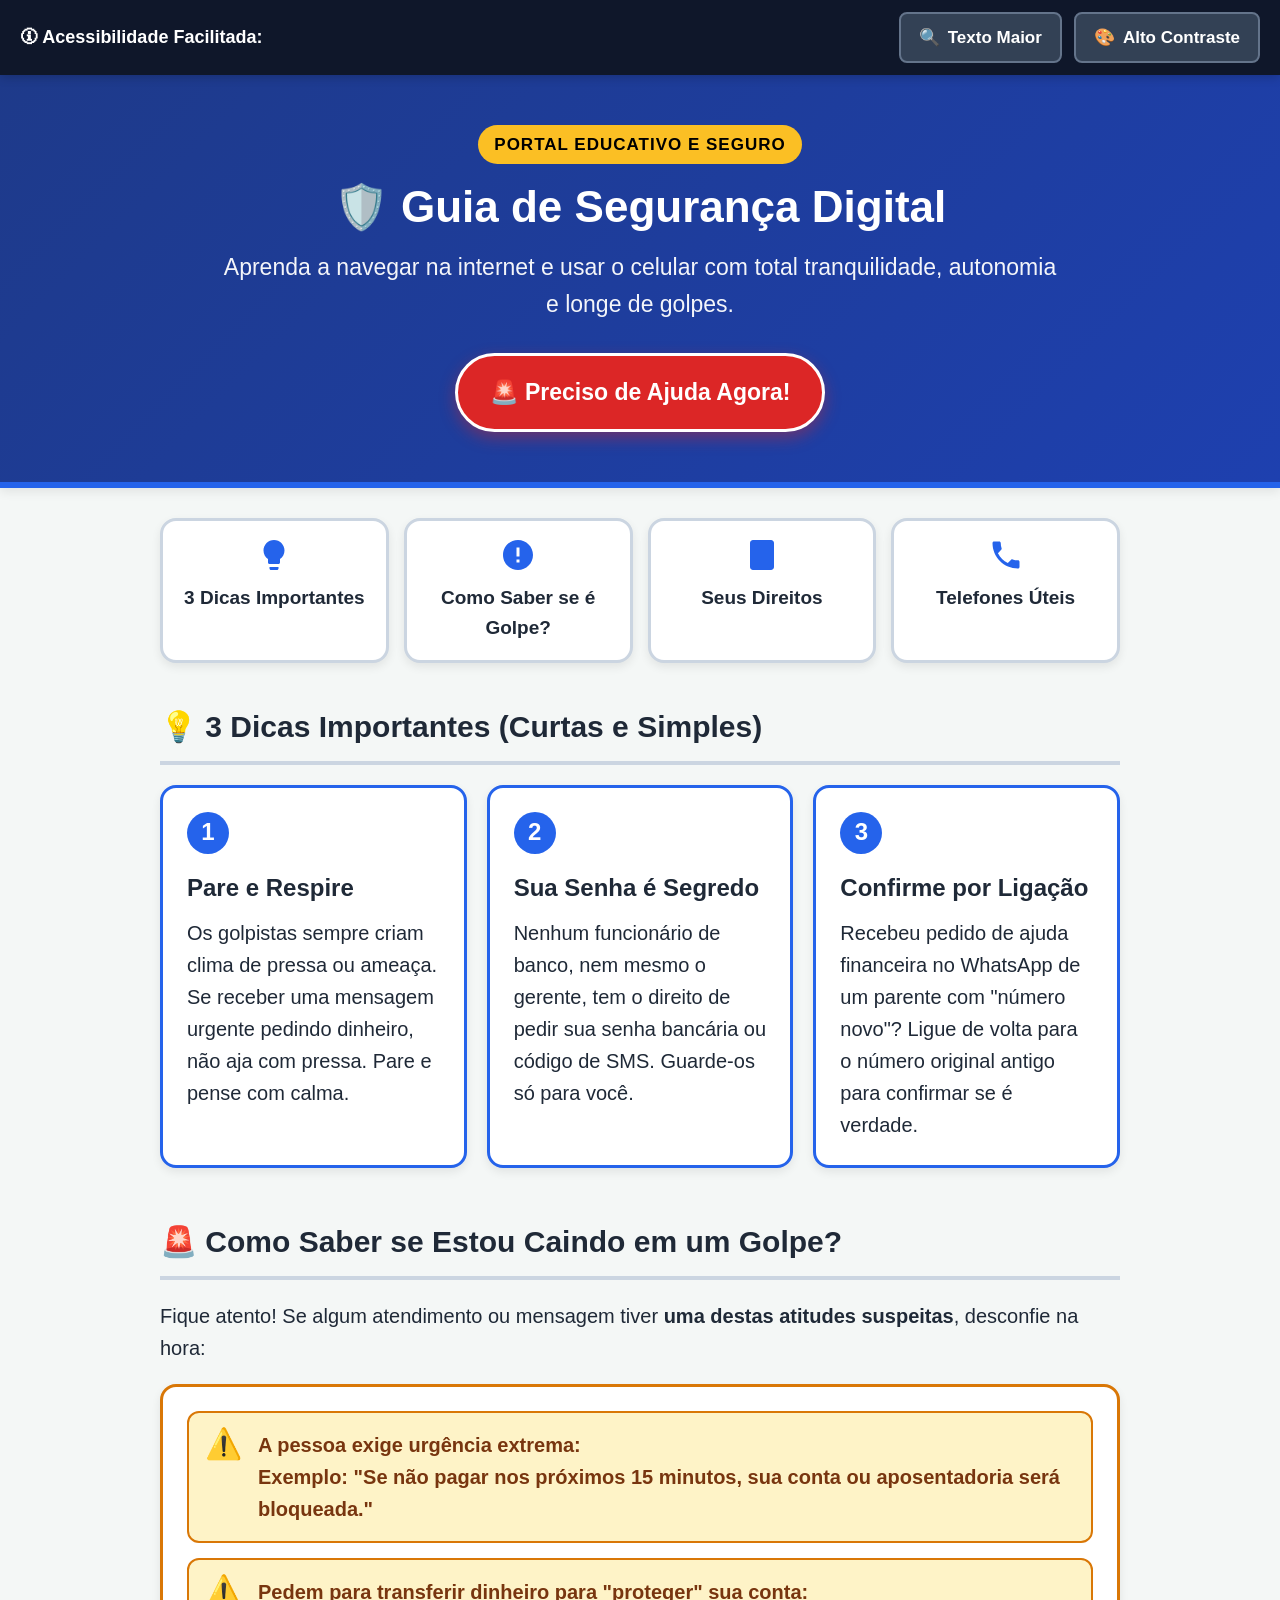
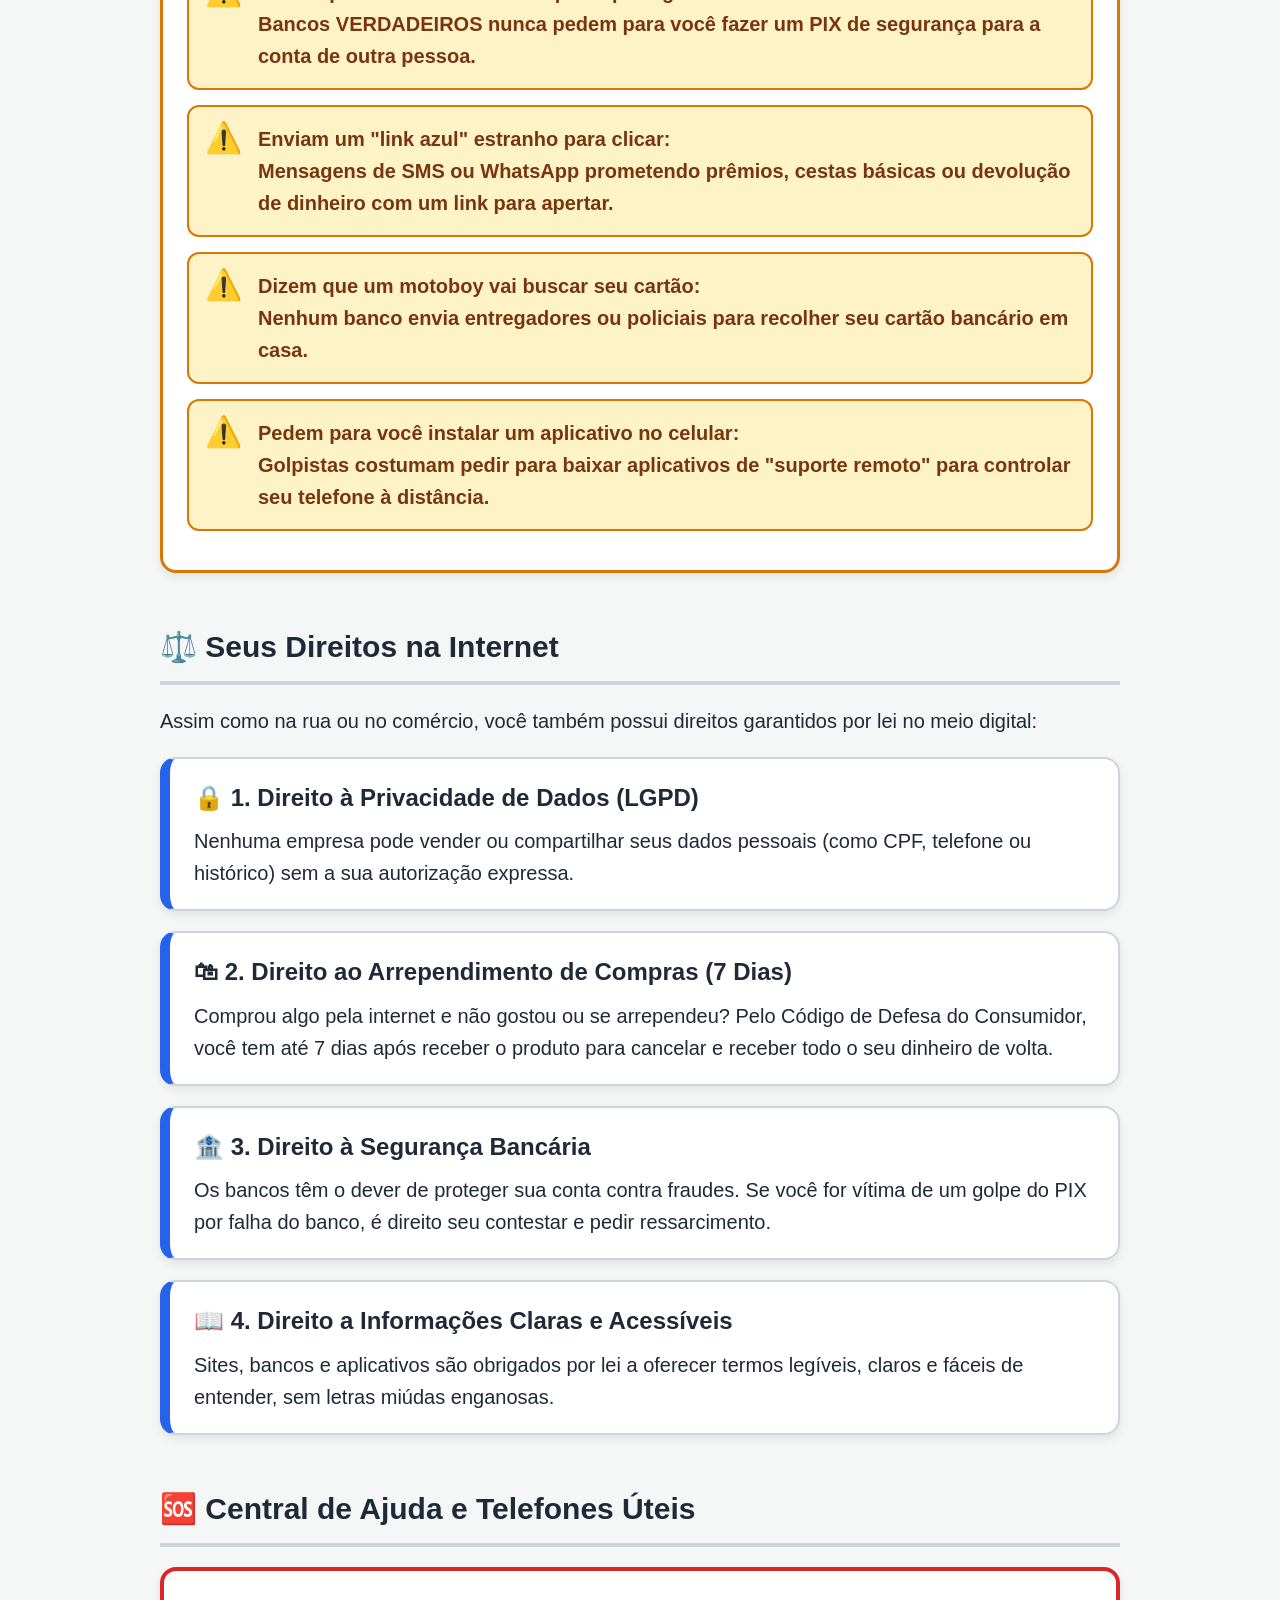
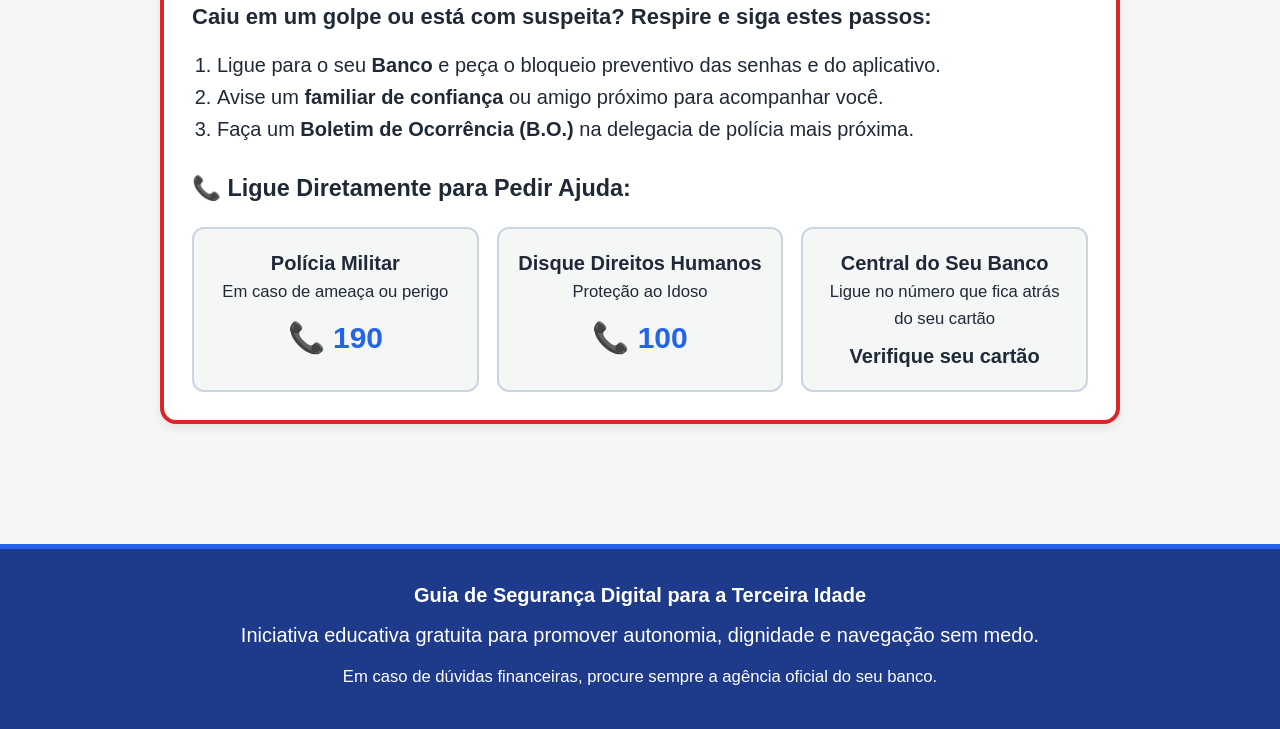
<file: index.html>
<!DOCTYPE html>
<html lang="pt-BR">
<head>
  <meta charset="UTF-8">
  <meta name="viewport" content="width=device-width, initial-scale=1.0">
  <title>Guia de Segurança Digital para a Terceira Idade</title>

  <!-- Ligação com o arquivo CSS externo -->
  <link rel="stylesheet" href="style.css">
</head>
<body>

  <!-- Inputs para alternar modos via CSS -->
  <input type="checkbox" id="toggle-contrast" class="accessibility-checkbox" aria-label="Alternar Alto Contraste">
  <input type="checkbox" id="toggle-font" class="accessibility-checkbox" aria-label="Alternar Tamanho do Texto">

  <div class="app-container">

    <nav class="accessibility-bar" aria-label="Ferramentas de Acessibilidade">
      <p>🛈 Acessibilidade Facilitada:</p>
      <div class="controls-group">
        <label for="toggle-font" class="btn-access btn-font" tabindex="0">
          <span>🔍</span> Texto Maior
        </label>
        <label for="toggle-contrast" class="btn-access btn-contrast" tabindex="0">
          <span>🎨</span> Alto Contraste
        </label>
      </div>
    </nav>

    <!-- 1. Banner de Início -->
    <header class="hero-banner" id="inicio">
      <div class="hero-content">
        <span class="hero-badge">Portal Educativo e Seguro</span>
        <h1>🛡️ Guia de Segurança Digital</h1>
        <p>Aprenda a navegar na internet e usar o celular com total tranquilidade, autonomia e longe de golpes.</p>
        
        <!-- Botão de Ajuda Funcional -->
        <a href="#emergencia" class="btn-help-hero" id="btn-socorro" onclick="ativarAlertaAjuda()">
          🚨 Preciso de Ajuda Agora!
        </a>
      </div>
    </header>

    <main>

      <!-- Menu de Atalhos Rápidos -->
      <nav class="quick-nav" aria-label="Menu de Atalhos">
        <a href="#dicas-curtas" class="nav-card">
          <svg viewBox="0 0 24 24"><path d="M9 21c0 .55.45 1 1 1h4c.55 0 1-.45 1-1v-1H9v1zm3-19C8.14 2 5 5.14 5 9c0 2.38 1.19 4.47 3 5.74V17c0 .55.45 1 1 1h6c.55 0 1-.45 1-1v-2.26c1.81-1.27 3-3.36 3-5.74 0-3.86-3.14-7-7-7z"/></svg>
          3 Dicas Importantes
        </a>
        <a href="#como-saber-golpe" class="nav-card">
          <svg viewBox="0 0 24 24"><path d="M12 2C6.48 2 2 6.48 2 12s4.48 10 10 10 10-4.48 10-10S17.52 2 12 2zm1 15h-2v-2h2v2zm0-4h-2V7h2v6z"/></svg>
          Como Saber se é Golpe?
        </a>
        <a href="#direitos-internet" class="nav-card">
          <svg viewBox="0 0 24 24"><path d="M18 2H6c-1.1 0-2 .9-2 2v16c0 1.1.9 2 2 2h12c1.1 0 2-.9 2-2V4c0-1.1-.9-2-2-2zm-2 5h-4v2h4V7zm0 4h-4v2h4v-2zm-6-4H8v2h2V7zm0 4H8v2h2v-2z"/></svg>
          Seus Direitos
        </a>
        <a href="#emergencia" class="nav-card">
          <svg viewBox="0 0 24 24"><path d="M20 15.5c-1.25 0-2.45-.2-3.57-.57-.35-.11-.74-.03-1.02.24l-2.2 2.2c-2.83-1.44-5.15-3.75-6.59-6.59l2.2-2.21c.28-.26.36-.65.25-1C8.7 6.45 8.5 5.25 8.5 4c0-.55-.45-1-1-1H4c-.55 0-1 .45-1 1 0 9.39 7.61 17 17 17 .55 0 1-.45 1-1v-3.5c0-.55-.45-1-1-1z"/></svg>
          Telefones Úteis
        </a>
      </nav>

      <!-- 2. Seção: 3 Dicas Importantes -->
      <section id="dicas-curtas" class="content-block">
        <h2 class="section-title">💡 3 Dicas Importantes (Curtas e Simples)</h2>
        
        <div class="tips-grid">
          <article class="tip-card">
            <div class="tip-number">1</div>
            <h3>Pare e Respire</h3>
            <p>Os golpistas sempre criam clima de pressa ou ameaça. Se receber uma mensagem urgente pedindo dinheiro, não aja com pressa. Pare e pense com calma.</p>
          </article>

          <article class="tip-card">
            <div class="tip-number">2</div>
            <h3>Sua Senha é Segredo</h3>
            <p>Nenhum funcionário de banco, nem mesmo o gerente, tem o direito de pedir sua senha bancária ou código de SMS. Guarde-os só para você.</p>
          </article>

          <article class="tip-card">
            <div class="tip-number">3</div>
            <h3>Confirme por Ligação</h3>
            <p>Recebeu pedido de ajuda financeira no WhatsApp de um parente com "número novo"? Ligue de volta para o número original antigo para confirmar se é verdade.</p>
          </article>
        </div>
      </section>

      <!-- 4. Seção: Como saber se estou caindo em um golpe? -->
      <section id="como-saber-golpe" class="content-block">
        <h2 class="section-title">🚨 Como Saber se Estou Caindo em um Golpe?</h2>
        <p style="margin-bottom: 20px;">Fique atento! Se algum atendimento ou mensagem tiver <strong>uma destas atitudes suspeitas</strong>, desconfie na hora:</p>

        <div class="suspicious-box">
          <div class="checklist-item">
            <span class="checklist-icon">⚠️</span>
            <div>
              <strong>A pessoa exige urgência extrema:</strong>
              <p>Exemplo: "Se não pagar nos próximos 15 minutos, sua conta ou aposentadoria será bloqueada."</p>
            </div>
          </div>

          <div class="checklist-item">
            <span class="checklist-icon">⚠️</span>
            <div>
              <strong>Pedem para transferir dinheiro para "proteger" sua conta:</strong>
              <p>Bancos VERDADEIROS nunca pedem para você fazer um PIX de segurança para a conta de outra pessoa.</p>
            </div>
          </div>

          <div class="checklist-item">
            <span class="checklist-icon">⚠️</span>
            <div>
              <strong>Enviam um "link azul" estranho para clicar:</strong>
              <p>Mensagens de SMS ou WhatsApp prometendo prêmios, cestas básicas ou devolução de dinheiro com um link para apertar.</p>
            </div>
          </div>

          <div class="checklist-item">
            <span class="checklist-icon">⚠️</span>
            <div>
              <strong>Dizem que um motoboy vai buscar seu cartão:</strong>
              <p>Nenhum banco envia entregadores ou policiais para recolher seu cartão bancário em casa.</p>
            </div>
          </div>

          <div class="checklist-item">
            <span class="checklist-icon">⚠️</span>
            <div>
              <strong>Pedem para você instalar um aplicativo no celular:</strong>
              <p>Golpistas costumam pedir para baixar aplicativos de "suporte remoto" para controlar seu telefone à distância.</p>
            </div>
          </div>
        </div>
      </section>

      <!-- 3. Seção: Direitos na Internet -->
      <section id="direitos-internet" class="content-block">
        <h2 class="section-title">⚖️ Seus Direitos na Internet</h2>
        <p style="margin-bottom: 20px;">Assim como na rua ou no comércio, você também possui direitos garantidos por lei no meio digital:</p>

        <div class="rights-list">
          <article class="right-item">
            <h3>🔒 1. Direito à Privacidade de Dados (LGPD)</h3>
            <p>Nenhuma empresa pode vender ou compartilhar seus dados pessoais (como CPF, telefone ou histórico) sem a sua autorização expressa.</p>
          </article>

          <article class="right-item">
            <h3>🛍 2. Direito ao Arrependimento de Compras (7 Dias)</h3>
            <p>Comprou algo pela internet e não gostou ou se arrependeu? Pelo Código de Defesa do Consumidor, você tem até 7 dias após receber o produto para cancelar e receber todo o seu dinheiro de volta.</p>
          </article>

          <article class="right-item">
            <h3>🏦 3. Direito à Segurança Bancária</h3>
            <p>Os bancos têm o dever de proteger sua conta contra fraudes. Se você for vítima de um golpe do PIX por falha do banco, é direito seu contestar e pedir ressarcimento.</p>
          </article>

          <article class="right-item">
            <h3>📖 4. Direito a Informações Claras e Acessíveis</h3>
            <p>Sites, bancos e aplicativos são obrigados por lei a oferecer termos legíveis, claros e fáceis de entender, sem letras miúdas enganosas.</p>
          </article>
        </div>
      </section>

      <!-- Central de Ajuda e Telefones -->
      <section id="emergencia" class="content-block">
        <h2 class="section-title">🆘 Central de Ajuda e Telefones Úteis</h2>

        <div class="emergency-box" id="caixa-emergencia">
          <p style="font-size: 1.1em; margin-bottom: 15px;"><strong>Caiu em um golpe ou está com suspeita? Respire e siga estes passos:</strong></p>
          
          <ol style="margin-left: 25px; margin-bottom: 25px;">
            <li>Ligue para o seu <strong>Banco</strong> e peça o bloqueio preventivo das senhas e do aplicativo.</li>
            <li>Avise um <strong>familiar de confiança</strong> ou amigo próximo para acompanhar você.</li>
            <li>Faça um <strong>Boletim de Ocorrência (B.O.)</strong> na delegacia de polícia mais próxima.</li>
          </ol>

          <h3>📞 Ligue Diretamente para Pedir Ajuda:</h3>
          
          <div class="phone-list">
            <div class="phone-item">
              <strong>Polícia Militar</strong>
              <small style="display:block;">Em caso de ameaça ou perigo</small>
              <a href="tel:190" class="phone-number">📞 190</a>
            </div>

            <div class="phone-item">
              <strong>Disque Direitos Humanos</strong>
              <small style="display:block;">Proteção ao Idoso</small>
              <a href="tel:100" class="phone-number">📞 100</a>
            </div>

            <div class="phone-item">
              <strong>Central do Seu Banco</strong>
              <small style="display:block;">Ligue no número que fica atrás do seu cartão</small>
              <span class="phone-number" style="font-size: 1em; color: var(--text-main);">Verifique seu cartão</span>
            </div>
          </div>
        </div>
      </section>

    </main>

    <footer>
      <p><strong>Guia de Segurança Digital para a Terceira Idade</strong></p>
      <p>Iniciativa educativa gratuita para promover autonomia, dignidade e navegação sem medo.</p>
      <p><small>Em caso de dúvidas financeiras, procure sempre a agência oficial do seu banco.</small></p>
    </footer>

  </div>

  <!-- JavaScript no final do body -->
  <script>
    function ativarAlertaAjuda() {
      const caixa = document.getElementById('caixa-emergencia');
      if (caixa) {
        caixa.classList.add('highlight-pulse');
        setTimeout(() => {
          caixa.classList.remove('highlight-pulse');
        }, 4500);
      }
    }
  </script>

</body>
</html>
</file>
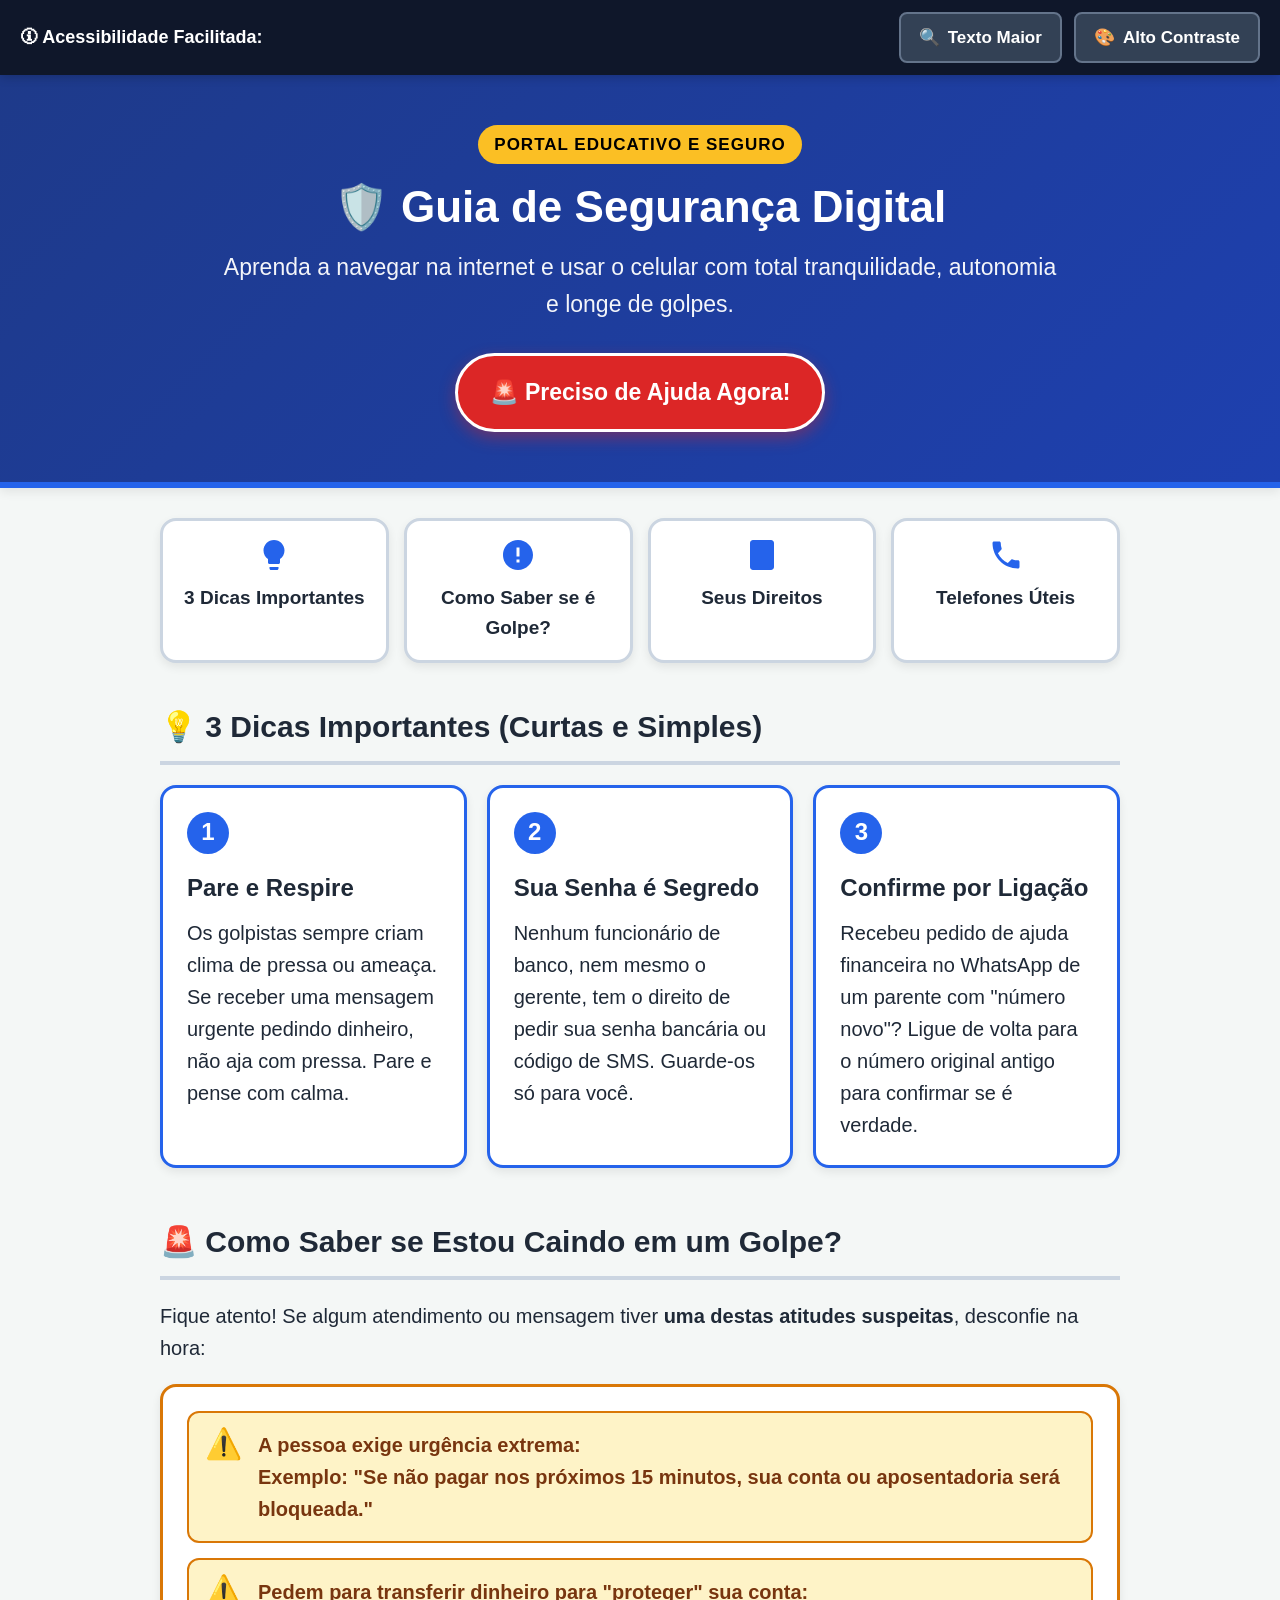
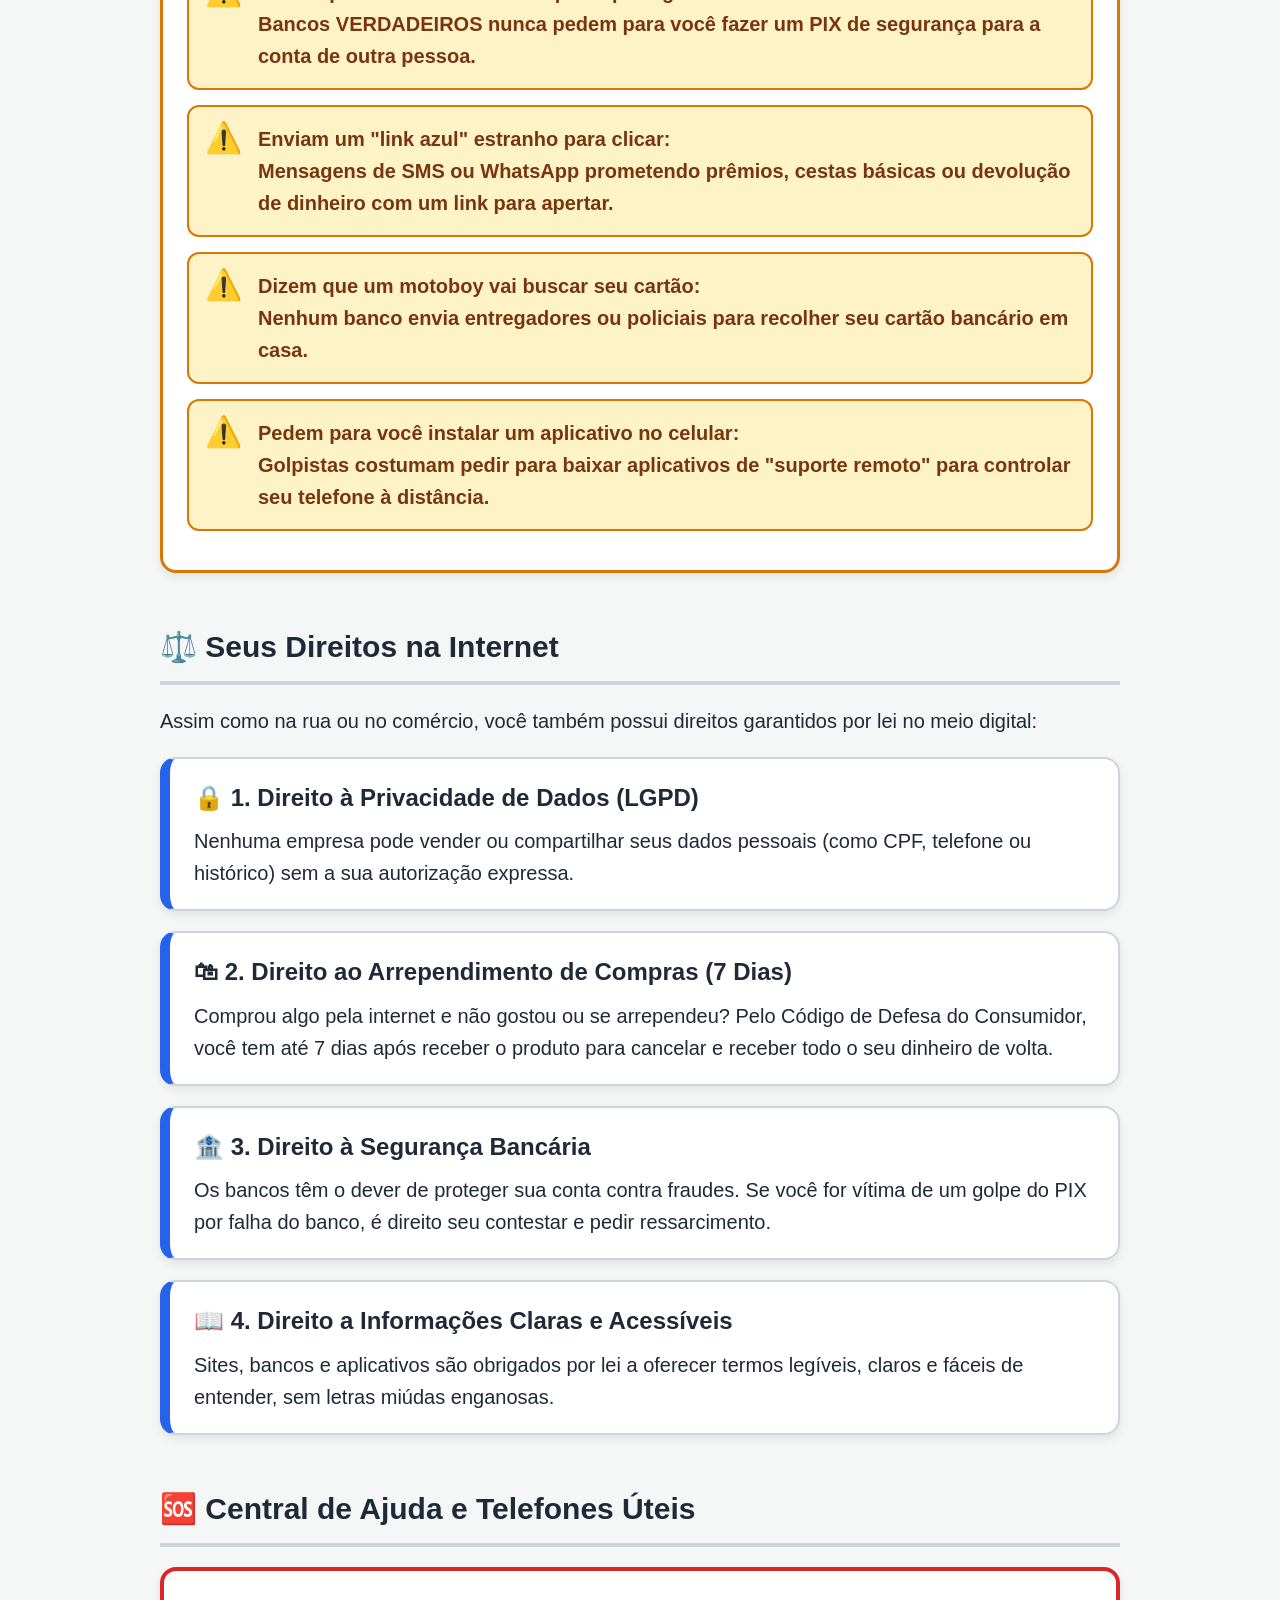
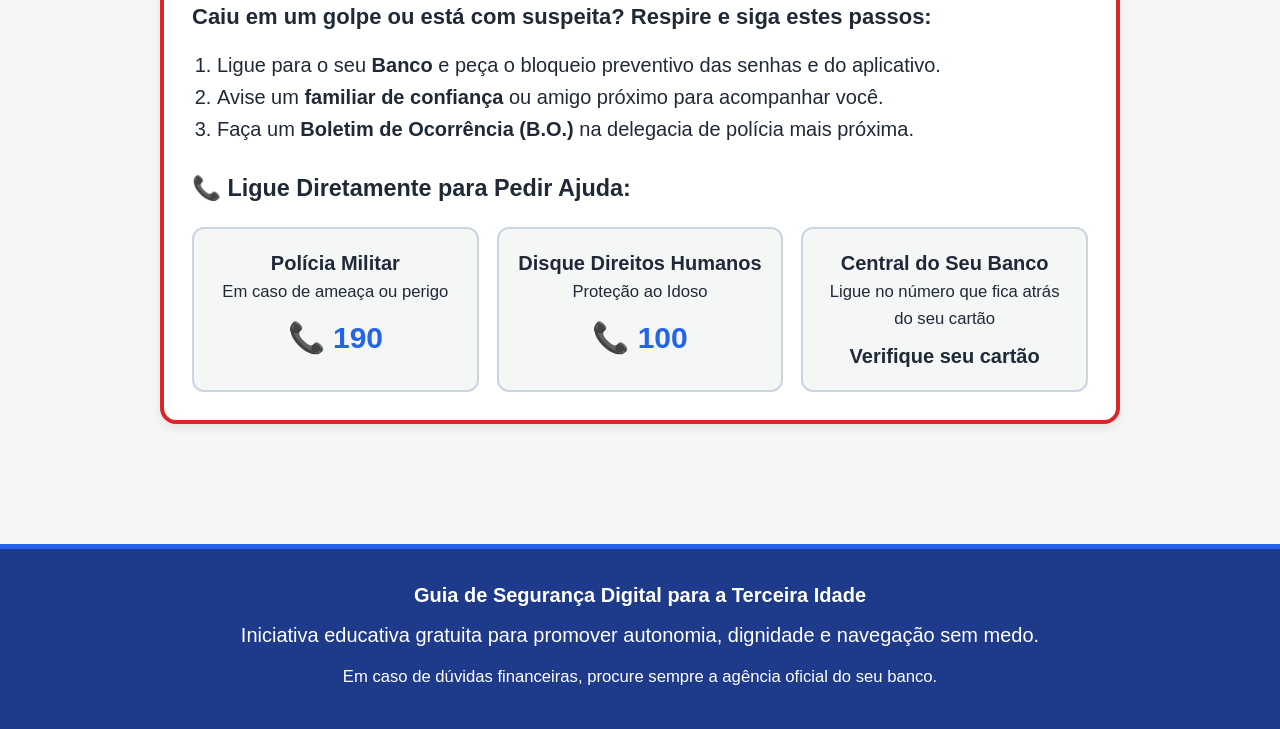
<file: EOVICTOROUNAOE.html>
<!DOCTYPE html>
<html lang="pt-BR">
<head>
  <meta charset="UTF-8">
  <meta name="viewport" content="width=device-width, initial-scale=1.0">
  <title>Guia de Segurança Digital para a Terceira Idade</title>

  <!-- Ligação com o arquivo CSS externo -->
  <link rel="stylesheet" href="style.css">
</head>
<body>

  <!-- Inputs para alternar modos via CSS -->
  <input type="checkbox" id="toggle-contrast" class="accessibility-checkbox" aria-label="Alternar Alto Contraste">
  <input type="checkbox" id="toggle-font" class="accessibility-checkbox" aria-label="Alternar Tamanho do Texto">

  <div class="app-container">

    <nav class="accessibility-bar" aria-label="Ferramentas de Acessibilidade">
      <p>🛈 Acessibilidade Facilitada:</p>
      <div class="controls-group">
        <label for="toggle-font" class="btn-access btn-font" tabindex="0">
          <span>🔍</span> Texto Maior
        </label>
        <label for="toggle-contrast" class="btn-access btn-contrast" tabindex="0">
          <span>🎨</span> Alto Contraste
        </label>
      </div>
    </nav>

    <!-- 1. Banner de Início -->
    <header class="hero-banner" id="inicio">
      <div class="hero-content">
        <span class="hero-badge">Portal Educativo e Seguro</span>
        <h1>🛡️ Guia de Segurança Digital</h1>
        <p>Aprenda a navegar na internet e usar o celular com total tranquilidade, autonomia e longe de golpes.</p>
        
        <!-- Botão de Ajuda Funcional -->
        <a href="#emergencia" class="btn-help-hero" id="btn-socorro" onclick="ativarAlertaAjuda()">
          🚨 Preciso de Ajuda Agora!
        </a>
      </div>
    </header>

    <main>

      <!-- Menu de Atalhos Rápidos -->
      <nav class="quick-nav" aria-label="Menu de Atalhos">
        <a href="#dicas-curtas" class="nav-card">
          <svg viewBox="0 0 24 24"><path d="M9 21c0 .55.45 1 1 1h4c.55 0 1-.45 1-1v-1H9v1zm3-19C8.14 2 5 5.14 5 9c0 2.38 1.19 4.47 3 5.74V17c0 .55.45 1 1 1h6c.55 0 1-.45 1-1v-2.26c1.81-1.27 3-3.36 3-5.74 0-3.86-3.14-7-7-7z"/></svg>
          3 Dicas Importantes
        </a>
        <a href="#como-saber-golpe" class="nav-card">
          <svg viewBox="0 0 24 24"><path d="M12 2C6.48 2 2 6.48 2 12s4.48 10 10 10 10-4.48 10-10S17.52 2 12 2zm1 15h-2v-2h2v2zm0-4h-2V7h2v6z"/></svg>
          Como Saber se é Golpe?
        </a>
        <a href="#direitos-internet" class="nav-card">
          <svg viewBox="0 0 24 24"><path d="M18 2H6c-1.1 0-2 .9-2 2v16c0 1.1.9 2 2 2h12c1.1 0 2-.9 2-2V4c0-1.1-.9-2-2-2zm-2 5h-4v2h4V7zm0 4h-4v2h4v-2zm-6-4H8v2h2V7zm0 4H8v2h2v-2z"/></svg>
          Seus Direitos
        </a>
        <a href="#emergencia" class="nav-card">
          <svg viewBox="0 0 24 24"><path d="M20 15.5c-1.25 0-2.45-.2-3.57-.57-.35-.11-.74-.03-1.02.24l-2.2 2.2c-2.83-1.44-5.15-3.75-6.59-6.59l2.2-2.21c.28-.26.36-.65.25-1C8.7 6.45 8.5 5.25 8.5 4c0-.55-.45-1-1-1H4c-.55 0-1 .45-1 1 0 9.39 7.61 17 17 17 .55 0 1-.45 1-1v-3.5c0-.55-.45-1-1-1z"/></svg>
          Telefones Úteis
        </a>
      </nav>

      <!-- 2. Seção: 3 Dicas Importantes -->
      <section id="dicas-curtas" class="content-block">
        <h2 class="section-title">💡 3 Dicas Importantes (Curtas e Simples)</h2>
        
        <div class="tips-grid">
          <article class="tip-card">
            <div class="tip-number">1</div>
            <h3>Pare e Respire</h3>
            <p>Os golpistas sempre criam clima de pressa ou ameaça. Se receber uma mensagem urgente pedindo dinheiro, não aja com pressa. Pare e pense com calma.</p>
          </article>

          <article class="tip-card">
            <div class="tip-number">2</div>
            <h3>Sua Senha é Segredo</h3>
            <p>Nenhum funcionário de banco, nem mesmo o gerente, tem o direito de pedir sua senha bancária ou código de SMS. Guarde-os só para você.</p>
          </article>

          <article class="tip-card">
            <div class="tip-number">3</div>
            <h3>Confirme por Ligação</h3>
            <p>Recebeu pedido de ajuda financeira no WhatsApp de um parente com "número novo"? Ligue de volta para o número original antigo para confirmar se é verdade.</p>
          </article>
        </div>
      </section>

      <!-- 4. Seção: Como saber se estou caindo em um golpe? -->
      <section id="como-saber-golpe" class="content-block">
        <h2 class="section-title">🚨 Como Saber se Estou Caindo em um Golpe?</h2>
        <p style="margin-bottom: 20px;">Fique atento! Se algum atendimento ou mensagem tiver <strong>uma destas atitudes suspeitas</strong>, desconfie na hora:</p>

        <div class="suspicious-box">
          <div class="checklist-item">
            <span class="checklist-icon">⚠️</span>
            <div>
              <strong>A pessoa exige urgência extrema:</strong>
              <p>Exemplo: "Se não pagar nos próximos 15 minutos, sua conta ou aposentadoria será bloqueada."</p>
            </div>
          </div>

          <div class="checklist-item">
            <span class="checklist-icon">⚠️</span>
            <div>
              <strong>Pedem para transferir dinheiro para "proteger" sua conta:</strong>
              <p>Bancos VERDADEIROS nunca pedem para você fazer um PIX de segurança para a conta de outra pessoa.</p>
            </div>
          </div>

          <div class="checklist-item">
            <span class="checklist-icon">⚠️</span>
            <div>
              <strong>Enviam um "link azul" estranho para clicar:</strong>
              <p>Mensagens de SMS ou WhatsApp prometendo prêmios, cestas básicas ou devolução de dinheiro com um link para apertar.</p>
            </div>
          </div>

          <div class="checklist-item">
            <span class="checklist-icon">⚠️</span>
            <div>
              <strong>Dizem que um motoboy vai buscar seu cartão:</strong>
              <p>Nenhum banco envia entregadores ou policiais para recolher seu cartão bancário em casa.</p>
            </div>
          </div>

          <div class="checklist-item">
            <span class="checklist-icon">⚠️</span>
            <div>
              <strong>Pedem para você instalar um aplicativo no celular:</strong>
              <p>Golpistas costumam pedir para baixar aplicativos de "suporte remoto" para controlar seu telefone à distância.</p>
            </div>
          </div>
        </div>
      </section>

      <!-- 3. Seção: Direitos na Internet -->
      <section id="direitos-internet" class="content-block">
        <h2 class="section-title">⚖️ Seus Direitos na Internet</h2>
        <p style="margin-bottom: 20px;">Assim como na rua ou no comércio, você também possui direitos garantidos por lei no meio digital:</p>

        <div class="rights-list">
          <article class="right-item">
            <h3>🔒 1. Direito à Privacidade de Dados (LGPD)</h3>
            <p>Nenhuma empresa pode vender ou compartilhar seus dados pessoais (como CPF, telefone ou histórico) sem a sua autorização expressa.</p>
          </article>

          <article class="right-item">
            <h3>🛍 2. Direito ao Arrependimento de Compras (7 Dias)</h3>
            <p>Comprou algo pela internet e não gostou ou se arrependeu? Pelo Código de Defesa do Consumidor, você tem até 7 dias após receber o produto para cancelar e receber todo o seu dinheiro de volta.</p>
          </article>

          <article class="right-item">
            <h3>🏦 3. Direito à Segurança Bancária</h3>
            <p>Os bancos têm o dever de proteger sua conta contra fraudes. Se você for vítima de um golpe do PIX por falha do banco, é direito seu contestar e pedir ressarcimento.</p>
          </article>

          <article class="right-item">
            <h3>📖 4. Direito a Informações Claras e Acessíveis</h3>
            <p>Sites, bancos e aplicativos são obrigados por lei a oferecer termos legíveis, claros e fáceis de entender, sem letras miúdas enganosas.</p>
          </article>
        </div>
      </section>

      <!-- Central de Ajuda e Telefones -->
      <section id="emergencia" class="content-block">
        <h2 class="section-title">🆘 Central de Ajuda e Telefones Úteis</h2>

        <div class="emergency-box" id="caixa-emergencia">
          <p style="font-size: 1.1em; margin-bottom: 15px;"><strong>Caiu em um golpe ou está com suspeita? Respire e siga estes passos:</strong></p>
          
          <ol style="margin-left: 25px; margin-bottom: 25px;">
            <li>Ligue para o seu <strong>Banco</strong> e peça o bloqueio preventivo das senhas e do aplicativo.</li>
            <li>Avise um <strong>familiar de confiança</strong> ou amigo próximo para acompanhar você.</li>
            <li>Faça um <strong>Boletim de Ocorrência (B.O.)</strong> na delegacia de polícia mais próxima.</li>
          </ol>

          <h3>📞 Ligue Diretamente para Pedir Ajuda:</h3>
          
          <div class="phone-list">
            <div class="phone-item">
              <strong>Polícia Militar</strong>
              <small style="display:block;">Em caso de ameaça ou perigo</small>
              <a href="tel:190" class="phone-number">📞 190</a>
            </div>

            <div class="phone-item">
              <strong>Disque Direitos Humanos</strong>
              <small style="display:block;">Proteção ao Idoso</small>
              <a href="tel:100" class="phone-number">📞 100</a>
            </div>

            <div class="phone-item">
              <strong>Central do Seu Banco</strong>
              <small style="display:block;">Ligue no número que fica atrás do seu cartão</small>
              <span class="phone-number" style="font-size: 1em; color: var(--text-main);">Verifique seu cartão</span>
            </div>
          </div>
        </div>
      </section>

    </main>

    <footer>
      <p><strong>Guia de Segurança Digital para a Terceira Idade</strong></p>
      <p>Iniciativa educativa gratuita para promover autonomia, dignidade e navegação sem medo.</p>
      <p><small>Em caso de dúvidas financeiras, procure sempre a agência oficial do seu banco.</small></p>
    </footer>

  </div>

  <!-- JavaScript no final do body -->
  <script>
    function ativarAlertaAjuda() {
      const caixa = document.getElementById('caixa-emergencia');
      if (caixa) {
        caixa.classList.add('highlight-pulse');
        setTimeout(() => {
          caixa.classList.remove('highlight-pulse');
        }, 4500);
      }
    }
  </script>

</body>
</html>
</file>
<file: style.css>
:root {
    --font-scale: 1;
    --base-font-size: 20px;
    
    /* Cores Padrão - Acessíveis e Confortáveis */
    --bg-main: #f4f7f6;
    --bg-card: #ffffff;
    --bg-header: #1e3a8a;
    --text-header: #ffffff;
    --text-main: #1f2937;
    --text-muted: #4b5563;
    --border-color: #cbd5e1;
    --accent-color: #2563eb;
    --accent-hover: #1d4ed8;
    
    /* Cores de Alerta */
    --success-bg: #dcfce7;
    --success-border: #16a34a;
    --success-text: #14532d;
    
    --danger-bg: #fee2e2;
    --danger-border: #dc2626;
    --danger-text: #7f1d1d;
  
    --warning-bg: #fef3c7;
    --warning-border: #d97706;
    --warning-text: #78350f;
  
    --shadow: 0 4px 10px rgba(0, 0, 0, 0.08);
    --radius: 16px;
  }
  
  /* Alto Contraste */
  #toggle-contrast:checked ~ .app-container {
    --bg-main: #000000;
    --bg-card: #121212;
    --bg-header: #000000;
    --text-header: #ffff00;
    --text-main: #ffffff;
    --text-muted: #e5e7eb;
    --border-color: #ffffff;
    --accent-color: #ffff00;
    --accent-hover: #e6e600;
  
    --success-bg: #052e16;
    --success-border: #4ade80;
    --success-text: #ffffff;
  
    --danger-bg: #450a0a;
    --danger-border: #f87171;
    --danger-text: #ffffff;
  
    --warning-bg: #451a03;
    --warning-border: #fbbf24;
    --warning-text: #ffffff;
  }
  
  /* Texto Maior */
  #toggle-font:checked ~ .app-container {
    --base-font-size: 25px;
  }
  
  * {
    box-sizing: border-box;
    margin: 0;
    padding: 0;
  }
  
  html {
    scroll-behavior: smooth;
  }
  
  body {
    font-family: 'Segoe UI', Roboto, Helvetica, Arial, sans-serif;
    background-color: var(--bg-main);
    color: var(--text-main);
    line-height: 1.6;
    transition: background-color 0.3s, color 0.3s;
  }
  
  .accessibility-checkbox {
    position: absolute;
    opacity: 0;
    pointer-events: none;
  }
  
  .app-container {
    font-size: var(--base-font-size);
    min-height: 100vh;
    display: flex;
    flex-direction: column;
  }
  
  /* Barra Superior de Acessibilidade */
  .accessibility-bar {
    background-color: #0f172a;
    color: #ffffff;
    padding: 12px 20px;
    display: flex;
    flex-wrap: wrap;
    justify-content: space-between;
    align-items: center;
    gap: 12px;
    position: sticky;
    top: 0;
    z-index: 1000;
    box-shadow: 0 2px 10px rgba(0,0,0,0.2);
  }
  
  .accessibility-bar p {
    font-size: 0.9em;
    font-weight: bold;
  }
  
  .controls-group {
    display: flex;
    gap: 12px;
    flex-wrap: wrap;
  }
  
  .btn-access {
    display: inline-flex;
    align-items: center;
    gap: 8px;
    background-color: #334155;
    color: #ffffff;
    padding: 10px 18px;
    border-radius: 8px;
    border: 2px solid #64748b;
    cursor: pointer;
    font-size: 0.85em;
    font-weight: bold;
    user-select: none;
    transition: background 0.2s, border-color 0.2s;
  }
  
  .btn-access:hover, .btn-access:focus {
    background-color: #475569;
    border-color: #94a3b8;
    outline: 3px solid #f59e0b;
  }
  
  #toggle-contrast:checked ~ .app-container .btn-contrast,
  #toggle-font:checked ~ .app-container .btn-font {
    background-color: #2563eb;
    border-color: #60a5fa;
  }
  
  header.hero-banner {
    background: linear-gradient(135deg, var(--bg-header) 0%, #1e40af 100%);
    color: var(--text-header);
    padding: 50px 20px;
    text-align: center;
    border-bottom: 6px solid var(--accent-color);
    box-shadow: var(--shadow);
  }
  
  .hero-content {
    max-width: 850px;
    margin: 0 auto;
  }
  
  .hero-badge {
    display: inline-block;
    background-color: #fbbf24;
    color: #000000;
    font-weight: bold;
    padding: 6px 16px;
    border-radius: 20px;
    font-size: 0.85em;
    margin-bottom: 15px;
    text-transform: uppercase;
    letter-spacing: 1px;
  }
  
  header.hero-banner h1 {
    font-size: 2.2em;
    margin-bottom: 15px;
    line-height: 1.25;
    font-weight: 800;
  }
  
  header.hero-banner p {
    font-size: 1.15em;
    margin-bottom: 30px;
    opacity: 0.95;
  }
  
  .btn-help-hero {
    display: inline-flex;
    align-items: center;
    justify-content: center;
    gap: 12px;
    background-color: #dc2626;
    color: #ffffff !important;
    font-size: 1.15em;
    font-weight: bold;
    padding: 18px 32px;
    border-radius: 50px;
    text-decoration: none;
    box-shadow: 0 6px 16px rgba(220, 38, 38, 0.4);
    border: 3px solid #ffffff;
    cursor: pointer;
    transition: transform 0.2s, background-color 0.2s, box-shadow 0.2s;
  }
  
  .btn-help-hero:hover, .btn-help-hero:focus {
    background-color: #b91c1c;
    transform: scale(1.05);
    box-shadow: 0 8px 20px rgba(185, 28, 28, 0.6);
    outline: 4px solid #fef08a;
  }
  
  main {
    max-width: 1000px;
    margin: 30px auto;
    padding: 0 20px;
    flex: 1;
    width: 100%;
  }
  
  /* Menu de Navegacao Rapida */
  .quick-nav {
    display: grid;
    grid-template-columns: repeat(auto-fit, minmax(200px, 1fr));
    gap: 15px;
    margin-bottom: 40px;
  }
  
  .nav-card {
    background-color: var(--bg-card);
    border: 3px solid var(--border-color);
    border-radius: var(--radius);
    padding: 16px;
    text-align: center;
    text-decoration: none;
    color: var(--text-main);
    font-weight: bold;
    font-size: 0.95em;
    box-shadow: var(--shadow);
    display: flex;
    flex-direction: column;
    align-items: center;
    gap: 10px;
    transition: transform 0.2s, border-color 0.2s;
  }
  
  .nav-card:hover, .nav-card:focus {
    transform: translateY(-4px);
    border-color: var(--accent-color);
    outline: 4px solid var(--accent-color);
  }
  
  .nav-card svg {
    width: 36px;
    height: 36px;
    fill: var(--accent-color);
  }
  
  .section-title {
    font-size: 1.5em;
    margin-bottom: 20px;
    color: var(--text-main);
    display: flex;
    align-items: center;
    gap: 12px;
    border-bottom: 4px solid var(--border-color);
    padding-bottom: 10px;
  }
  
  .content-block {
    margin-bottom: 50px;
  }
  
  .tips-grid {
    display: grid;
    grid-template-columns: repeat(auto-fit, minmax(280px, 1fr));
    gap: 20px;
  }
  
  .tip-card {
    background-color: var(--bg-card);
    border: 3px solid var(--accent-color);
    border-radius: var(--radius);
    padding: 24px;
    box-shadow: var(--shadow);
    position: relative;
  }
  
  .tip-number {
    background-color: var(--accent-color);
    color: #ffffff;
    width: 42px;
    height: 42px;
    border-radius: 50%;
    display: flex;
    align-items: center;
    justify-content: center;
    font-weight: bold;
    font-size: 1.2em;
    margin-bottom: 15px;
  }
  
  .tip-card h3 {
    font-size: 1.2em;
    margin-bottom: 10px;
  }
  
  .rights-list {
    display: flex;
    flex-direction: column;
    gap: 20px;
  }
  
  .right-item {
    background-color: var(--bg-card);
    border: 2px solid var(--border-color);
    border-left: 10px solid var(--accent-color);
    border-radius: var(--radius);
    padding: 20px 24px;
    box-shadow: var(--shadow);
  }
  
  .right-item h3 {
    font-size: 1.2em;
    margin-bottom: 8px;
    display: flex;
    align-items: center;
    gap: 10px;
  }
  
  .suspicious-box {
    background-color: var(--bg-card);
    border: 3px solid var(--warning-border);
    border-radius: var(--radius);
    padding: 24px;
    box-shadow: var(--shadow);
  }
  
  .checklist-item {
    display: flex;
    align-items: flex-start;
    gap: 16px;
    background-color: var(--warning-bg);
    color: var(--warning-text);
    border: 2px solid var(--warning-border);
    padding: 16px;
    border-radius: 12px;
    margin-bottom: 15px;
    font-weight: 600;
  }
  
  .checklist-icon {
    font-size: 1.5em;
    flex-shrink: 0;
    line-height: 1;
  }
  
  .emergency-box {
    background-color: var(--bg-card);
    border: 4px solid var(--danger-border);
    border-radius: var(--radius);
    padding: 28px;
    box-shadow: var(--shadow);
    scroll-margin-top: 80px;
  }
  
  .emergency-box.highlight-pulse {
    animation: pulse-border 1.5s infinite alternate;
  }
  
  @keyframes pulse-border {
    from { border-color: var(--danger-border); box-shadow: 0 0 10px rgba(220, 38, 38, 0.3); }
    to { border-color: #ef4444; box-shadow: 0 0 25px rgba(239, 68, 68, 0.7); }
  }
  
  .phone-list {
    display: grid;
    grid-template-columns: repeat(auto-fit, minmax(240px, 1fr));
    gap: 18px;
    margin-top: 20px;
  }
  
  .phone-item {
    background-color: var(--bg-main);
    border: 2px solid var(--border-color);
    padding: 18px;
    border-radius: 12px;
    text-align: center;
  }
  
  .phone-number {
    font-size: 1.5em;
    font-weight: bold;
    color: var(--accent-color);
    display: block;
    margin-top: 8px;
    text-decoration: none;
  }
  
  .phone-number:hover, .phone-number:focus {
    text-decoration: underline;
  }
  
  footer {
    background-color: var(--bg-header);
    color: var(--text-header);
    text-align: center;
    padding: 30px 20px;
    margin-top: 40px;
    border-top: 5px solid var(--accent-color);
  }
  
  footer p {
    margin-bottom: 8px;
  }
  
  /* Responsividade */
  @media (max-width: 600px) {
    .accessibility-bar {
      flex-direction: column;
      align-items: stretch;
    }
    .controls-group {
      justify-content: space-between;
    }
    .btn-access {
      flex: 1;
      justify-content: center;
    }
    header.hero-banner h1 {
      font-size: 1.7em;
    }
    .btn-help-hero {
      width: 100%;
      padding: 16px 20px;
    }
  }
</file>
